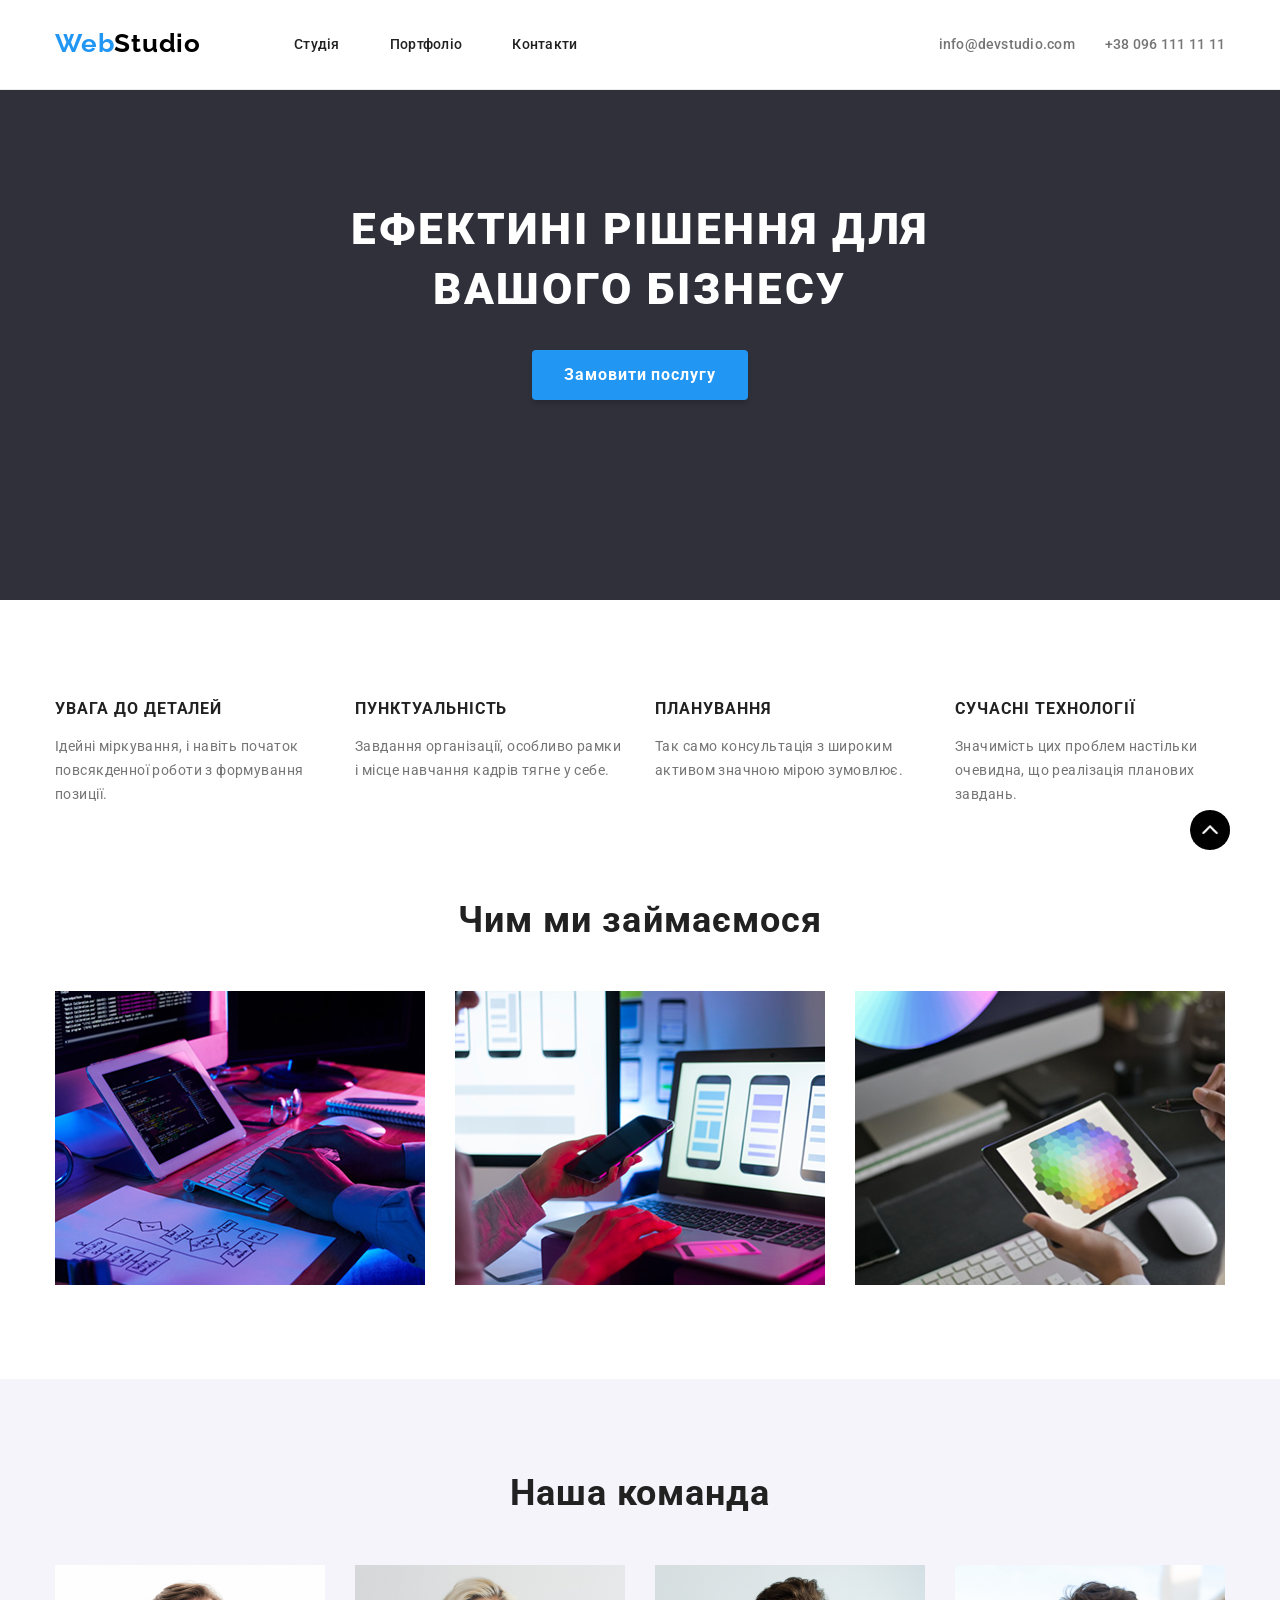
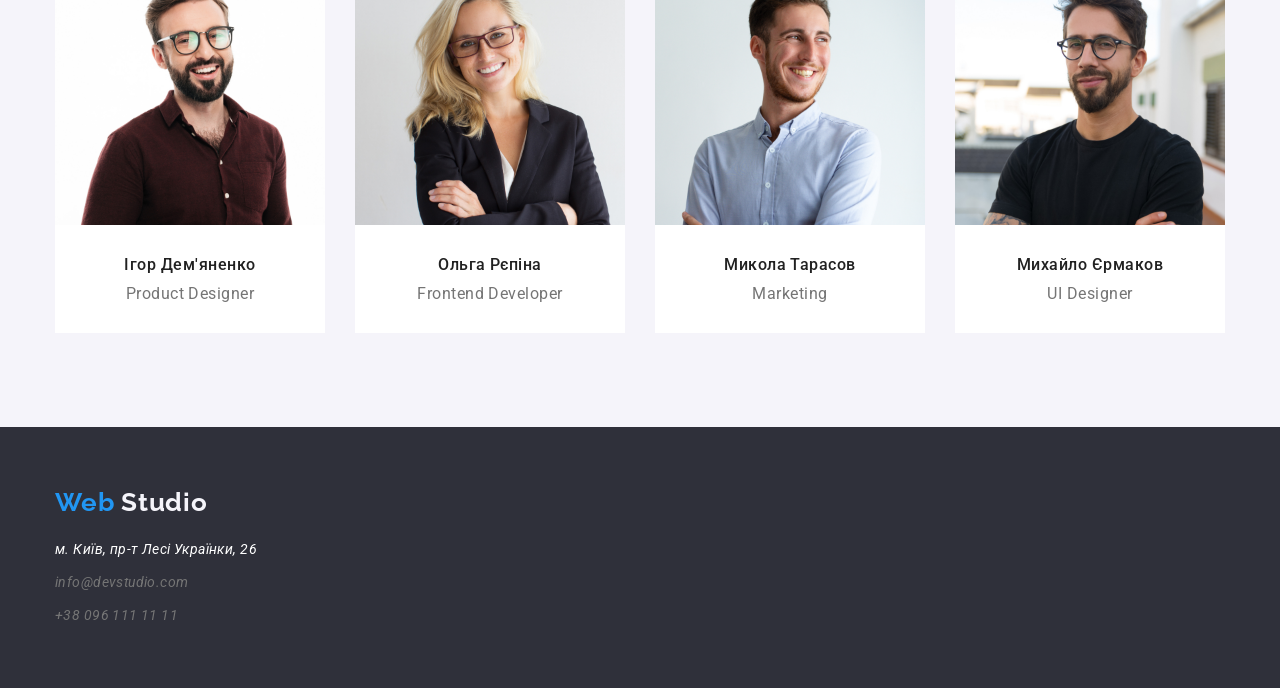
<file: index.html>
<!doctype html>
<html lang="uk">
  <head>
    <meta charset="UTF-8" />
    <meta name="viewport" content="width=device-width, initial-scale=1.0" />

    <title>WebStudio</title>

    <link
      rel="stylesheet"
      href="https://cdnjs.cloudflare.com/ajax/libs/modern-normalize/3.0.1/modern-normalize.min.css"
      integrity="sha512-q6WgHqiHlKyOqslT/lgBgodhd03Wp4BEqKeW6nNtlOY4quzyG3VoQKFrieaCeSnuVseNKRGpGeDU3qPmabCANg=="
      crossorigin="anonymous"
      referrerpolicy="no-referrer"
    />

    <link rel="preconnect" href="https://fonts.googleapis.com" />
    <link rel="preconnect" href="https://fonts.gstatic.com" crossorigin />

    <link
      href="https://fonts.googleapis.com/css2?family=Raleway:ital,wght@0,100..900;1,100..900&family=Roboto:ital,wght@0,100..900;1,100..900&display=swap"
      rel="stylesheet"
    />

    <link rel="stylesheet" href="./Studio/css/reset.css" />
    <link rel="stylesheet" href="./Studio/css/style.css" />
  </head>

  <body>
    <!-- HEADER -->
    <header class="header">
      <div class="container header-wrap">
        <a href="./index.html" class="header-logo">
          Web<span class="logo-accent">Studio</span>
        </a>

        <!-- Desktop / Tablet navigation -->
        <nav class="header-nav">
          <ul class="header-list">
            <li class="header-item">
              <a class="header-link" href="./index.html"> Студія </a>
            </li>

            <li class="header-item">
              <a class="header-link" href="./Portfolio/index.html">
                Портфоліо
              </a>
            </li>

            <li class="header-item">
              <a class="header-link" href="#"> Контакти </a>
            </li>
          </ul>
        </nav>

        <address class="header-contacts">
          <ul class="header-contacts-list">
            <li class="header-mail">
              <a class="header-contact-link" href="mailto:info@devstudio.com">
                info@devstudio.com
              </a>
            </li>

            <li class="header-phone">
              <a class="header-contact-link" href="tel:+380961111111">
                +38 096 111 11 11
              </a>
            </li>
          </ul>
        </address>

        <button
          class="menu-button"
          type="button"
          aria-label="Відкрити меню"
          aria-expanded="false"
          aria-controls="mobile-menu"
        >
          <span class="menu-icon">
            <img src="./Studio/img/menu_40px.png" alt="" />
          </span>
        </button>
      </div>
    </header>

    <!-- MOBILE MENU -->
    <div class="mobile-menu" id="mobile-menu" aria-hidden="true">
      <div class="mobile-menu-container">
        <button class="mobile-menu-close" type="button">
          <span><img src="./Studio/img/close_40px.png" alt="" /></span>
        </button>

        <nav class="mobile-nav">
          <ul class="mobile-nav-list">
            <li class="mobile-nav-item">
              <a class="mobile-nav-link active" href="./index.html"> Студія </a>
            </li>

            <li class="mobile-nav-item">
              <a class="mobile-nav-link" href="./Portfolio/index.html">
                Портфоліо
              </a>
            </li>

            <li class="mobile-nav-item">
              <a class="mobile-nav-link" href="#"> Контакти </a>
            </li>
          </ul>
        </nav>

        <div class="mobile-menu-bottom">
          <address class="mobile-contacts">
            <a class="mobile-phone" href="tel:+380961111111">
              +38 096 111 11 11
            </a>

            <a class="mobile-email" href="mailto:info@devstudio.com">
              info@devstudio.com
            </a>
          </address>

          <ul class="mobile-social-list">
            <li>
              <a href="#" class="mobile-social-link"> Instagram </a>
            </li>

            <li>
              <span class="mobile-social-divider"></span>
            </li>

            <li>
              <a href="#" class="mobile-social-link"> Twitter </a>
            </li>

            <li>
              <span class="mobile-social-divider"></span>
            </li>

            <li>
              <a href="#" class="mobile-social-link"> Facebook </a>
            </li>

            <li>
              <span class="mobile-social-divider"></span>
            </li>

            <li>
              <a href="#" class="mobile-social-link"> LinkedIn </a>
            </li>
          </ul>
        </div>
      </div>
    </div>

    <main>
      <!-- HERO -->
      <section id="qwe" class="hero">
        <div class="container">
          <h1 class="hero-title">ЕФЕКТИНІ РІШЕННЯ ДЛЯ ВАШОГО БІЗНЕСУ</h1>

          <button class="hero-button" type="button">Замовити послугу</button>
        </div>
      </section>

      <!-- INFO -->
      <section class="info">
        <div class="container">
          <ul class="info-all">
            <li class="info-list">
              <h4 class="info-title">УВАГА ДО ДЕТАЛЕЙ</h4>

              <p class="info-text">
                Ідейні міркування, і навіть початок повсякденної роботи з
                формування позиції.
              </p>
            </li>

            <li class="info-list">
              <h4 class="info-title">ПУНКТУАЛЬНІСТЬ</h4>

              <p class="info-text">
                Завдання організації, особливо рамки і місце навчання кадрів
                тягне у себе.
              </p>
            </li>

            <li class="info-list">
              <h4 class="info-title">ПЛАНУВАННЯ</h4>

              <p class="info-text">
                Так само консультація з широким активом значною мірою зумовлює.
              </p>
            </li>

            <li class="info-list">
              <h4 class="info-title">СУЧАСНІ ТЕХНОЛОГІЇ</h4>

              <p class="info-text">
                Значимість цих проблем настільки очевидна, що реалізація
                планових завдань.
              </p>
            </li>
          </ul>
        </div>
      </section>

      <!-- ABOUT -->
      <section class="about">
        <div class="container">
          <h2 class="about-title">Чим ми займаємося</h2>

          <ul class="about-all">
            <li class="about-list">
              <img
                class="about-img"
                src="./Studio/img/img1.jpg"
                alt="Програмування"
              />
            </li>

            <li class="about-list">
              <img
                class="about-img"
                src="./Studio/img/img2.jpg"
                alt="Конспект"
              />
            </li>

            <li class="about-list">
              <img
                class="about-img"
                src="./Studio/img/img3.jpg"
                alt="Теорія кольору"
              />
            </li>
          </ul>
        </div>
      </section>

      <!-- TEAM -->
      <section class="team">
        <div class="container">
          <h2 class="team-title">Наша команда</h2>

          <ul class="team-all">
            <li class="team-list">
              <img
                width="400"
                class="team-img"
                src="./Studio/img/man1.jpg"
                alt="Ігор Дем'яненко"
              />

              <div class="team-content">
                <h3 class="team-subtitle">Ігор Дем'яненко</h3>

                <p class="team-text">Product Designer</p>
              </div>
            </li>

            <li class="team-list">
              <img
                width="400"
                class="team-img"
                src="./Studio/img/man2.jpg"
                alt="Ольга Рєпіна"
              />

              <div class="team-content">
                <h3 class="team-subtitle">Ольга Рєпіна</h3>

                <p class="team-text">Frontend Developer</p>
              </div>
            </li>

            <li class="team-list">
              <img
                width="400"
                class="team-img"
                src="./Studio/img/man3.jpg"
                alt="Микола Тарасов"
              />

              <div class="team-content">
                <h3 class="team-subtitle">Микола Тарасов</h3>

                <p class="team-text">Marketing</p>
              </div>
            </li>

            <li class="team-list">
              <img
                width="400"
                class="team-img"
                src="./Studio/img/man4.jpg"
                alt="Михайло Єрмаков"
              />

              <div class="team-content">
                <h3 class="team-subtitle">Михайло Єрмаков</h3>

                <p class="team-text">UI Designer</p>
              </div>
            </li>
          </ul>
        </div>
      </section>
    </main>

    <footer class="footer">
      <div class="footer-all container">
        <a href="./index.html" class="footer-logo">
          Web<span class="footerlogo-accent"> Studio </span>
        </a>

        <address class="footer-address">
          <ul class="footer-list">
            <li class="footer-item">
              <a
                class="footer-map"
                target="_blank"
                href="https://www.google.com/maps/place/%D0%B1%D1%83%D0%BB.+%D0%9B%D0%B5%D1%81%D0%B8+%D0%A3%D0%BA%D1%80%D0%B0%D0%B8%D0%BD%D0%BA%D0%B8,+26,+%D0%9A%D0%B8%D0%B5%D0%B2,+%D0%A3%D0%BA%D1%80%D0%B0%D0%B8%D0%BD%D0%B0,+02000"
              >
                м. Київ, пр-т Лесі Українки, 26
              </a>
            </li>

            <li class="footer-item">
              <a class="footer-mail" href="mailto:info@devstudio.com">
                info@devstudio.com
              </a>
            </li>

            <li class="footer-item">
              <a class="footer-phone" href="tel:+380961111111">
                +38 096 111 11 11
              </a>
            </li>
          </ul>
        </address>
      </div>
    </footer>

    <a class="scroll" href="#qwe">
      <img class="scroll-icon" src="./Studio/img/arrow.png" alt="arrow" />
    </a>

    <!-- MODAL -->
    <div class="modal-backdrop" aria-hidden="true">
      <div class="modal">
        <button
          class="modal-close"
          type="button"
        >
          <span><img src="./Studio/img/close_40px.png" alt=""></span>
        </button>

        <h2 class="modal-title">Залиште свої дані, ми вам передзвонимо</h2>

        <form class="modal-form">
          <label class="modal-field">
            <span class="modal-label">Ім'я</span>

            <span class="modal-input-wrap"><img class="modal-icon" src="./Studio/img/person-black-18dp.png" alt="">
              <input class="modal-input" type="text" name="name" required />
            </span>
          </label>

          <label class="modal-field">
            <span class="modal-label">Телефон</span>

            <span class="modal-input-wrap"><img class="modal-icon" src="./Studio/img/phone-black-18dp.png" alt="">

              <input class="modal-input" type="tel" name="phone" required />
            </span>
          </label>

          <label class="modal-field">
            <span class="modal-label">Пошта</span>

            <span class="modal-input-wrap"><img class="modal-icon" src="./Studio/img/Vector.png" alt="">

              <input class="modal-input" type="email" name="email" required />
            </span>
          </label>

          <label class="modal-field">
            <span class="modal-label">Коментар</span>

            <textarea
              class="modal-textarea"
              name="comment"
              placeholder="Введіть текст"
            ></textarea>
          </label>

          <label class="modal-checkbox">
            <input type="checkbox" required />

            <span class="modal-checkbox-custom"></span>

            <span class="modal-checkbox-text">
              Погоджуюся з розсилкою і приймаю
              <a href="#">Умови договору</a>
            </span>
          </label>

          <button class="modal-submit" type="submit">Відправити</button>
        </form>
      </div>
    </div>

    <script type="module" src="./mobile.js"></script>
  </body>
</html>
</file>
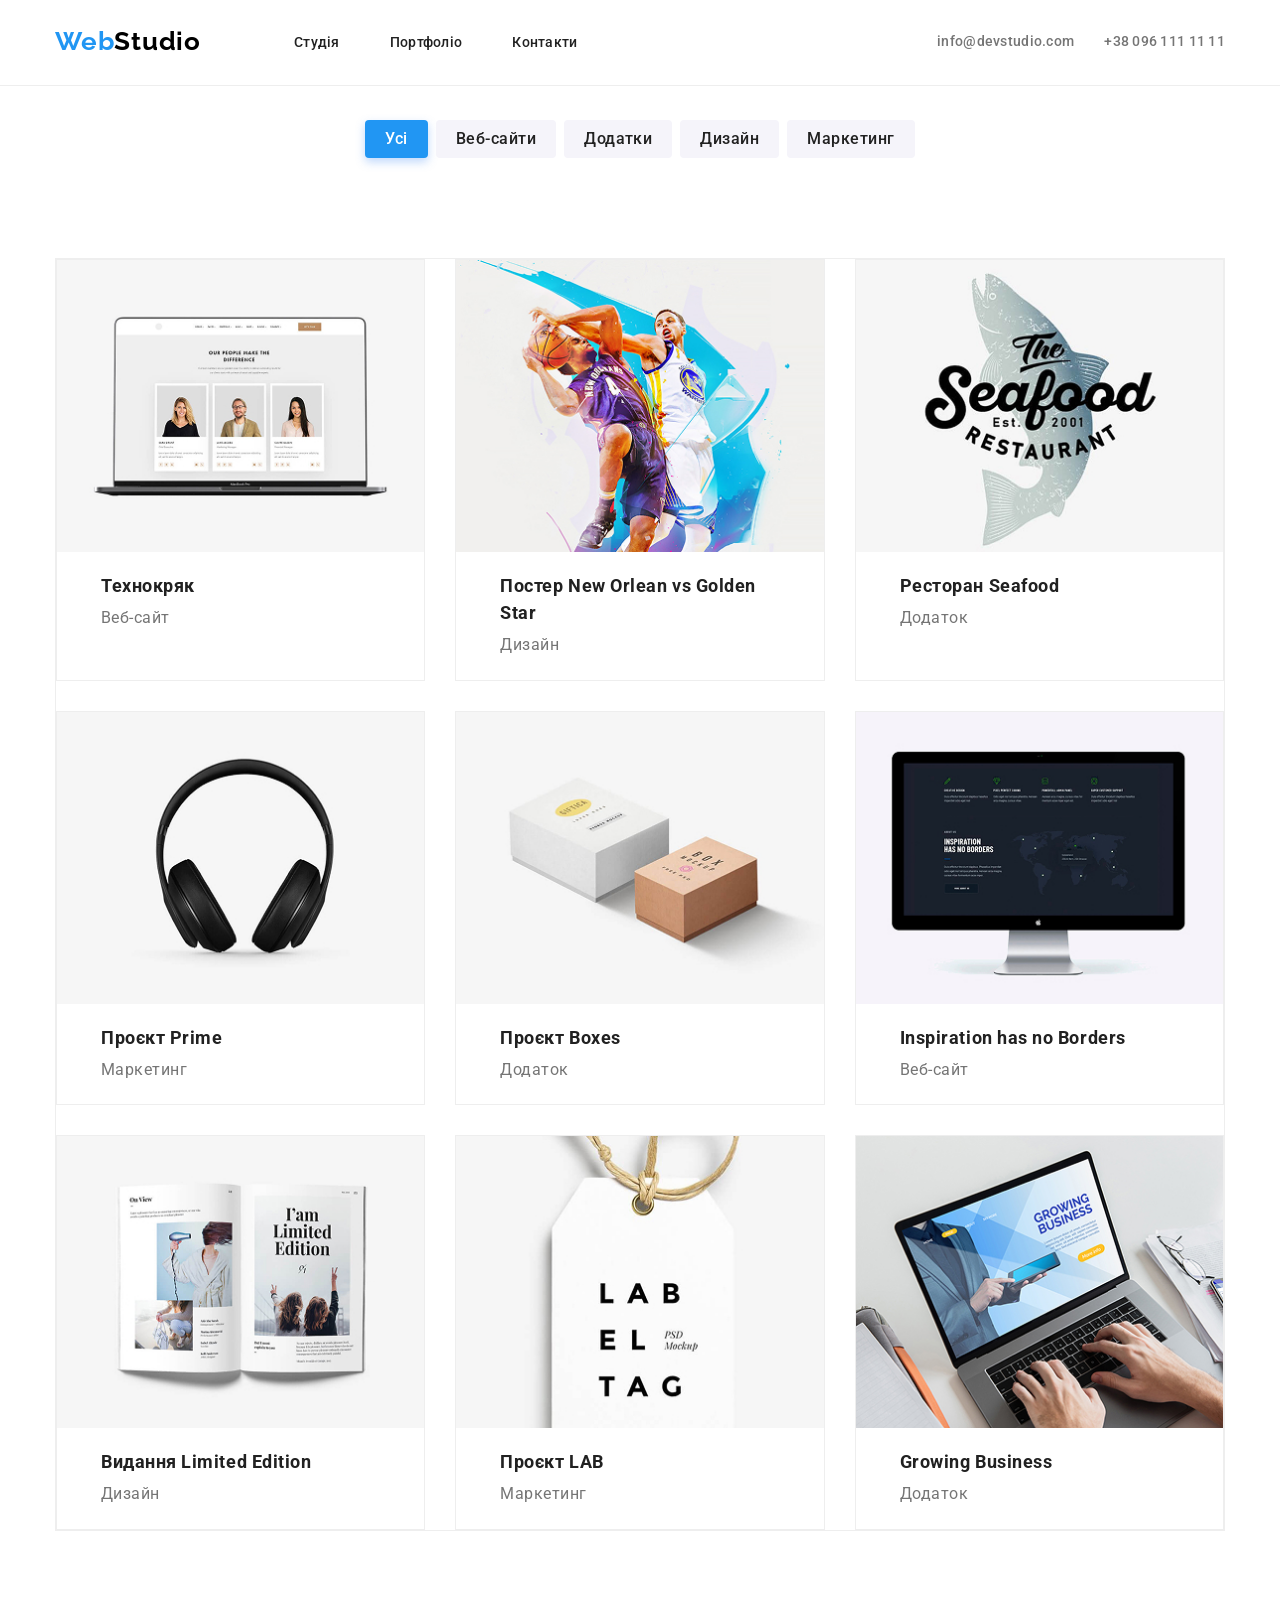
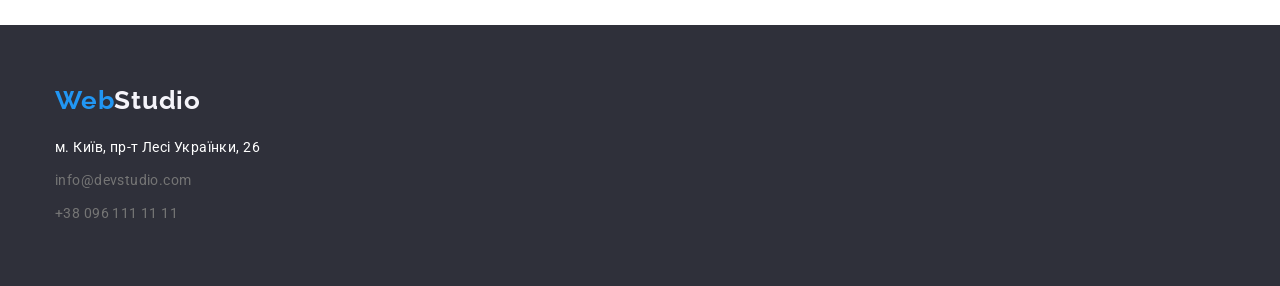
<file: Portfolio/index.html>
<!doctype html>
<html lang="uk">
  <head>
    <meta charset="UTF-8" />

    <meta
      name="viewport"
      content="width=device-width, initial-scale=1.0"
    />

    <link rel="stylesheet" href="./style.css" />

    <link
      rel="stylesheet"
      href="https://cdnjs.cloudflare.com/ajax/libs/modern-normalize/3.0.1/modern-normalize.min.css"
      integrity="sha512-q6WgHqiHlKyOqslT/lgBgodhd03Wp4BEqKeW6nNtlOY4quzyG3VoQKFrieaCeSnuVseNKRGpGeDU3qPmabCANg=="
      crossorigin="anonymous"
      referrerpolicy="no-referrer"
    />

    <title>Портфоліо</title>

    <link rel="preconnect" href="https://fonts.googleapis.com" />
    <link
      rel="preconnect"
      href="https://fonts.gstatic.com"
      crossorigin
    />

    <link
      href="https://fonts.googleapis.com/css2?family=Raleway:ital,wght@0,100..900;1,100..900&family=Roboto:ital,wght@0,100..900;1,100..900&display=swap"
      rel="stylesheet"
    />

    <link rel="stylesheet" href="./css/reset.css" />
    <link rel="stylesheet" href="./css/style.css" />
  </head>

  <body>
    <header class="header">
      <div class="container header-wrap">

        <a
          href="./index.html"
          class="header-logo"
        >
          Web<span class="logo-accent">Studio</span>
        </a>

        <nav class="header-navigation">
          <ul class="header-list">

            <li class="header-item">
              <a
                class="header-link"
                href="../index.html"
              >
                Студія
              </a>
            </li>

            <li class="header-item">
              <a
                class="header-link"
                href="./index.html"
              >
                Портфоліо
              </a>
            </li>

            <li class="header-item">
              <a
                class="header-link"
                href="#"
              >
                Контакти
              </a>
            </li>

          </ul>
        </nav>

        <address class="header-contacts">
          <ul class="header-contacts-list">

            <li class="header-mail">
              <a
                class="header-item"
                href="mailto:info@devstudio.com"
              >
                info@devstudio.com
              </a>
            </li>

            <li class="header-phone">
              <a
                class="header-item"
                href="tel:+380961111111"
              >
                +38 096 111 11 11
              </a>
            </li>

          </ul>
        </address>

        <button
          class="menu-button"
          type="button"
          aria-label="Відкрити меню"
          aria-expanded="false"
          aria-controls="mobile-menu"
        >
          <span class="menu-icon">
            <img
              src="../Studio/img/menu_40px.png"
              alt=""
            />
          </span>
        </button>

      </div>
    </header>

    <div
      class="mobile-menu"
      id="mobile-menu"
      aria-hidden="true"
    >
      <div class="mobile-menu-container">

        <button
          class="mobile-menu-close"
          type="button"
        >
          <span>
            <img
              src="../Studio/img/close_40px.png"
              alt=""
            />
          </span>
        </button>

        <nav class="mobile-nav">
          <ul class="mobile-nav-list">

            <li class="mobile-nav-item">
              <a
                class="mobile-nav-link"
                href="../index.html"
              >
                Студія
              </a>
            </li>

            <li class="mobile-nav-item">
              <a
                class="mobile-nav-link active"
                href="./index.html"
              >
                Портфоліо
              </a>
            </li>

            <li class="mobile-nav-item">
              <a
                class="mobile-nav-link"
                href="#"
              >
                Контакти
              </a>
            </li>

          </ul>
        </nav>

        <div class="mobile-menu-bottom">

          <address class="mobile-contacts">

            <a
              class="mobile-phone"
              href="tel:+380961111111"
            >
              +38 096 111 11 11
            </a>

            <a
              class="mobile-email"
              href="mailto:info@devstudio.com"
            >
              info@devstudio.com
            </a>

          </address>

          <ul class="mobile-social-list">

            <li>
              <a
                href="#"
                class="mobile-social-link"
              >
                Instagram
              </a>
            </li>

            <li>
              <span class="mobile-social-divider"></span>
            </li>

            <li>
              <a
                href="#"
                class="mobile-social-link"
              >
                Twitter
              </a>
            </li>

            <li>
              <span class="mobile-social-divider"></span>
            </li>

            <li>
              <a
                href="#"
                class="mobile-social-link"
              >
                Facebook
              </a>
            </li>

            <li>
              <span class="mobile-social-divider"></span>
            </li>

            <li>
              <a
                href="#"
                class="mobile-social-link"
              >
                LinkedIn
              </a>
            </li>

          </ul>

        </div>
      </div>
    </div>

    <main>

      <section class="tabs">
        <div class="container">

          <nav class="tabs-tab">

            <button
              type="button"
              class="tabs-active"
            >
              Усі
            </button>

            <button
              type="button"
              class="tabs-item"
            >
              Веб-сайти
            </button>

            <button
              type="button"
              class="tabs-item"
            >
              Додатки
            </button>

            <button
              type="button"
              class="tabs-item"
            >
              Дизайн
            </button>

            <button
              type="button"
              class="tabs-item"
            >
              Маркетинг
            </button>

          </nav>

        </div>
      </section>

      <section class="catalog">
        <div class="container">

          <ul class="catalog-list">

            <li class="catalog-item">
              <a
                href="#"
                class="catalog-link"
              >
                <div class="wrapper">

                  <img
                    width="370"
                    class="catalog-img"
                    src="./img/portfolioimg1.jpg"
                    alt="Технокряк"
                  />

                  <p class="over">
                    Ресурс пропонує комплексні пропозиції
                    з різним рівнем функціоналу та сервісів.
                    Все це дозволить відвідувачу отримати
                    вичерпні відомості про компанію чи
                    приватну особу.
                  </p>

                </div>

                <div class="catalog-content">
                  <h3 class="catalog-title">
                    Технокряк
                  </h3>

                  <p class="catalog-text">
                    Веб-сайт
                  </p>
                </div>
              </a>
            </li>

            <li class="catalog-item">
              <a
                href="#"
                class="catalog-link"
              >
                <div class="wrapper">

                  <img
                    width="370"
                    class="catalog-img"
                    src="./img/portfolioimg2.jpg"
                    alt="Постер New Orlean vs Golden Star"
                  />

                  <p class="over">
                    Ресурс пропонує комплексні пропозиції
                    з різним рівнем функціоналу та сервісів.
                    Все це дозволить відвідувачу отримати
                    вичерпні відомості про компанію чи
                    приватну особу.
                  </p>

                </div>

                <div class="catalog-content">
                  <h3 class="catalog-title">
                    Постер New Orlean vs Golden Star
                  </h3>

                  <p class="catalog-text">
                    Дизайн
                  </p>
                </div>
              </a>
            </li>

            <li class="catalog-item">
              <a
                href="#"
                class="catalog-link"
              >
                <div class="wrapper">

                  <img
                    width="370"
                    class="catalog-img"
                    src="./img/portfolioimg3.jpg"
                    alt="Ресторан Seafood"
                  />

                  <p class="over">
                    Ресурс пропонує комплексні пропозиції
                    з різним рівнем функціоналу та сервісів.
                    Все це дозволить відвідувачу отримати
                    вичерпні відомості про компанію чи
                    приватну особу.
                  </p>

                </div>

                <div class="catalog-content">
                  <h3 class="catalog-title">
                    Ресторан Seafood
                  </h3>

                  <p class="catalog-text">
                    Додаток
                  </p>
                </div>
              </a>
            </li>

            <li class="catalog-item">
              <a
                href="#"
                class="catalog-link"
              >
                <div class="wrapper">

                  <img
                    width="370"
                    class="catalog-img"
                    src="./img/portfolioimg4.jpg"
                    alt="Проєкт Prime"
                  />

                  <p class="over">
                    Ресурс пропонує комплексні пропозиції
                    з різним рівнем функціоналу та сервісів.
                    Все це дозволить відвідувачу отримати
                    вичерпні відомості про компанію чи
                    приватну особу.
                  </p>

                </div>

                <div class="catalog-content">
                  <h3 class="catalog-title">
                    Проєкт Prime
                  </h3>

                  <p class="catalog-text">
                    Маркетинг
                  </p>
                </div>
              </a>
            </li>

            <li class="catalog-item">
              <a
                href="#"
                class="catalog-link"
              >
                <div class="wrapper">

                  <img
                    width="370"
                    class="catalog-img"
                    src="./img/portfolioimg5.jpg"
                    alt="Проєкт Boxes"
                  />

                  <p class="over">
                    Ресурс пропонує комплексні пропозиції
                    з різним рівнем функціоналу та сервісів.
                    Все це дозволить відвідувачу отримати
                    вичерпні відомості про компанію чи
                    приватну особу.
                  </p>

                </div>

                <div class="catalog-content">
                  <h3 class="catalog-title">
                    Проєкт Boxes
                  </h3>

                  <p class="catalog-text">
                    Додаток
                  </p>
                </div>
              </a>
            </li>

            <li class="catalog-item">
              <a
                href="#"
                class="catalog-link"
              >
                <div class="wrapper">

                  <img
                    width="370"
                    class="catalog-img"
                    src="./img/portfolioimg6.jpg"
                    alt="Inspiration has no Borders"
                  />

                  <p class="over">
                    Ресурс пропонує комплексні пропозиції
                    з різним рівнем функціоналу та сервісів.
                    Все це дозволить відвідувачу отримати
                    вичерпні відомості про компанію чи
                    приватну особу.
                  </p>

                </div>

                <div class="catalog-content">
                  <h3 class="catalog-title">
                    Inspiration has no Borders
                  </h3>

                  <p class="catalog-text">
                    Веб-сайт
                  </p>
                </div>
              </a>
            </li>

            <li class="catalog-item">
              <a
                href="#"
                class="catalog-link"
              >
                <div class="wrapper">

                  <img
                    width="370"
                    class="catalog-img"
                    src="./img/portfolioimg7.jpg"
                    alt="Видання Limited Edition"
                  />

                  <p class="over">
                    Ресурс пропонує комплексні пропозиції
                    з різним рівнем функціоналу та сервісів.
                    Все це дозволить відвідувачу отримати
                    вичерпні відомості про компанію чи
                    приватну особу.
                  </p>

                </div>

                <div class="catalog-content">
                  <h3 class="catalog-title">
                    Видання Limited Edition
                  </h3>

                  <p class="catalog-text">
                    Дизайн
                  </p>
                </div>
              </a>
            </li>

            <li class="catalog-item">
              <a
                href="#"
                class="catalog-link"
              >
                <div class="wrapper">

                  <img
                    width="370"
                    class="catalog-img"
                    src="./img/portfolioimg8.jpg"
                    alt="Проєкт LAB"
                  />

                  <p class="over">
                    Ресурс пропонує комплексні пропозиції
                    з різним рівнем функціоналу та сервісів.
                    Все це дозволить відвідувачу отримати
                    вичерпні відомості про компанію чи
                    приватну особу.
                  </p>

                </div>

                <div class="catalog-content">
                  <h3 class="catalog-title">
                    Проєкт LAB
                  </h3>

                  <p class="catalog-text">
                    Маркетинг
                  </p>
                </div>
              </a>
            </li>

            <li class="catalog-item">
              <a
                href="#"
                class="catalog-link"
              >
                <div class="wrapper">

                  <img
                    width="370"
                    class="catalog-img"
                    src="./img/portfolioimg9.jpg"
                    alt="Growing Business"
                  />

                  <p class="over">
                    Ресурс пропонує комплексні пропозиції
                    з різним рівнем функціоналу та сервісів.
                    Все це дозволить відвідувачу отримати
                    вичерпні відомості про компанію чи
                    приватну особу.
                  </p>

                </div>

                <div class="catalog-content">
                  <h3 class="catalog-title">
                    Growing Business
                  </h3>

                  <p class="catalog-text">
                    Додаток
                  </p>
                </div>
              </a>
            </li>

          </ul>

        </div>
      </section>

    </main>

    <!-- FOOTER -->
    <footer class="footer">
      <div class="container">

        <a
          href="./index.html"
          class="footer-logo"
        >
          Web<span class="footerlogo-accent">Studio</span>
        </a>

        <address class="footer-address">

          <ul class="footer-list">

            <li class="footer-item">
              <a
                class="footer-map"
                target="_blank"
                href="https://www.google.com/maps/place/%D0%B1%D1%83%D0%BB.+%D0%9B%D0%B5%D1%81%D0%B8+%D0%A3%D0%BA%D1%80%D0%B0%D0%B8%D0%BD%D0%BA%D0%B8,+26,+%D0%9A%D0%B8%D0%B5%D0%B2,+%D0%A3%D0%BA%D1%80%D0%B0%D0%B8%D0%BD%D0%B0,+02000/@50.4265841,30.5358109,17z/data=!3m1!4b1!4m6!3m5!1s0x40d4cf0e033ecbe9:0x57a4dffefec77da0!8m2!3d50.4265807!4d30.5383858!16s%2Fg%2F1tctq5jv?authuser=0&entry=ttu&g_ep=EgoyMDI2MDQwOC4wIKXMDSoASAFQAw%3D%3D"
              >
                м. Київ, пр-т Лесі Українки, 26
              </a>
            </li>

            <li class="footer-item">
              <a
                class="footer-mail"
                href="mailto:info@devstudio.com"
              >
                info@devstudio.com
              </a>
            </li>

            <li class="footer-item">
              <a
                class="footer-phone"
                href="tel:+380961111111"
              >
                +38 096 111 11 11
              </a>
            </li>

          </ul>

        </address>

      </div>
    </footer>

    <!-- MODAL -->
    <div class="modal-backdrop" aria-hidden="true">
      <div class="modal">
        <button
          class="modal-close"
          type="button"
        >
          <span><img src="../Studio/img/close_40px.png" alt=""></span>
        </button>

        <h2 class="modal-title">Залиште свої дані, ми вам передзвонимо</h2>

        <form class="modal-form">
          <label class="modal-field">
            <span class="modal-label">Ім'я</span>

            <span class="modal-input-wrap"><img class="modal-icon" src="./img/person-black-18dp.png" alt="">
              <input class="modal-input" type="text" name="name" required />
            </span>
          </label>

          <label class="modal-field">
            <span class="modal-label">Телефон</span>

            <span class="modal-input-wrap"><img class="modal-icon" src="./img/phone-black-18dp.png" alt="">

              <input class="modal-input" type="tel" name="phone" required />
            </span>
          </label>

          <label class="modal-field">
            <span class="modal-label">Пошта</span>

            <span class="modal-input-wrap"><img class="modal-icon" src="./img/Vector.png" alt="">

              <input class="modal-input" type="email" name="email" required />
            </span>
          </label>

          <label class="modal-field">
            <span class="modal-label">Коментар</span>

            <textarea
              class="modal-textarea"
              name="comment"
              placeholder="Введіть текст"
            ></textarea>
          </label>

          <label class="modal-checkbox">
            <input type="checkbox" required />

            <span class="modal-checkbox-custom"></span>

            <span class="modal-checkbox-text">
              Погоджуюся з розсилкою і приймаю
              <a href="#">Умови договору</a>
            </span>
          </label>

          <button class="modal-submit" type="submit">Відправити</button>
        </form>
      </div>
    </div>

    <script
      type="module"
      src="./mobile.js"
    ></script>

  </body>
</html>
</file>
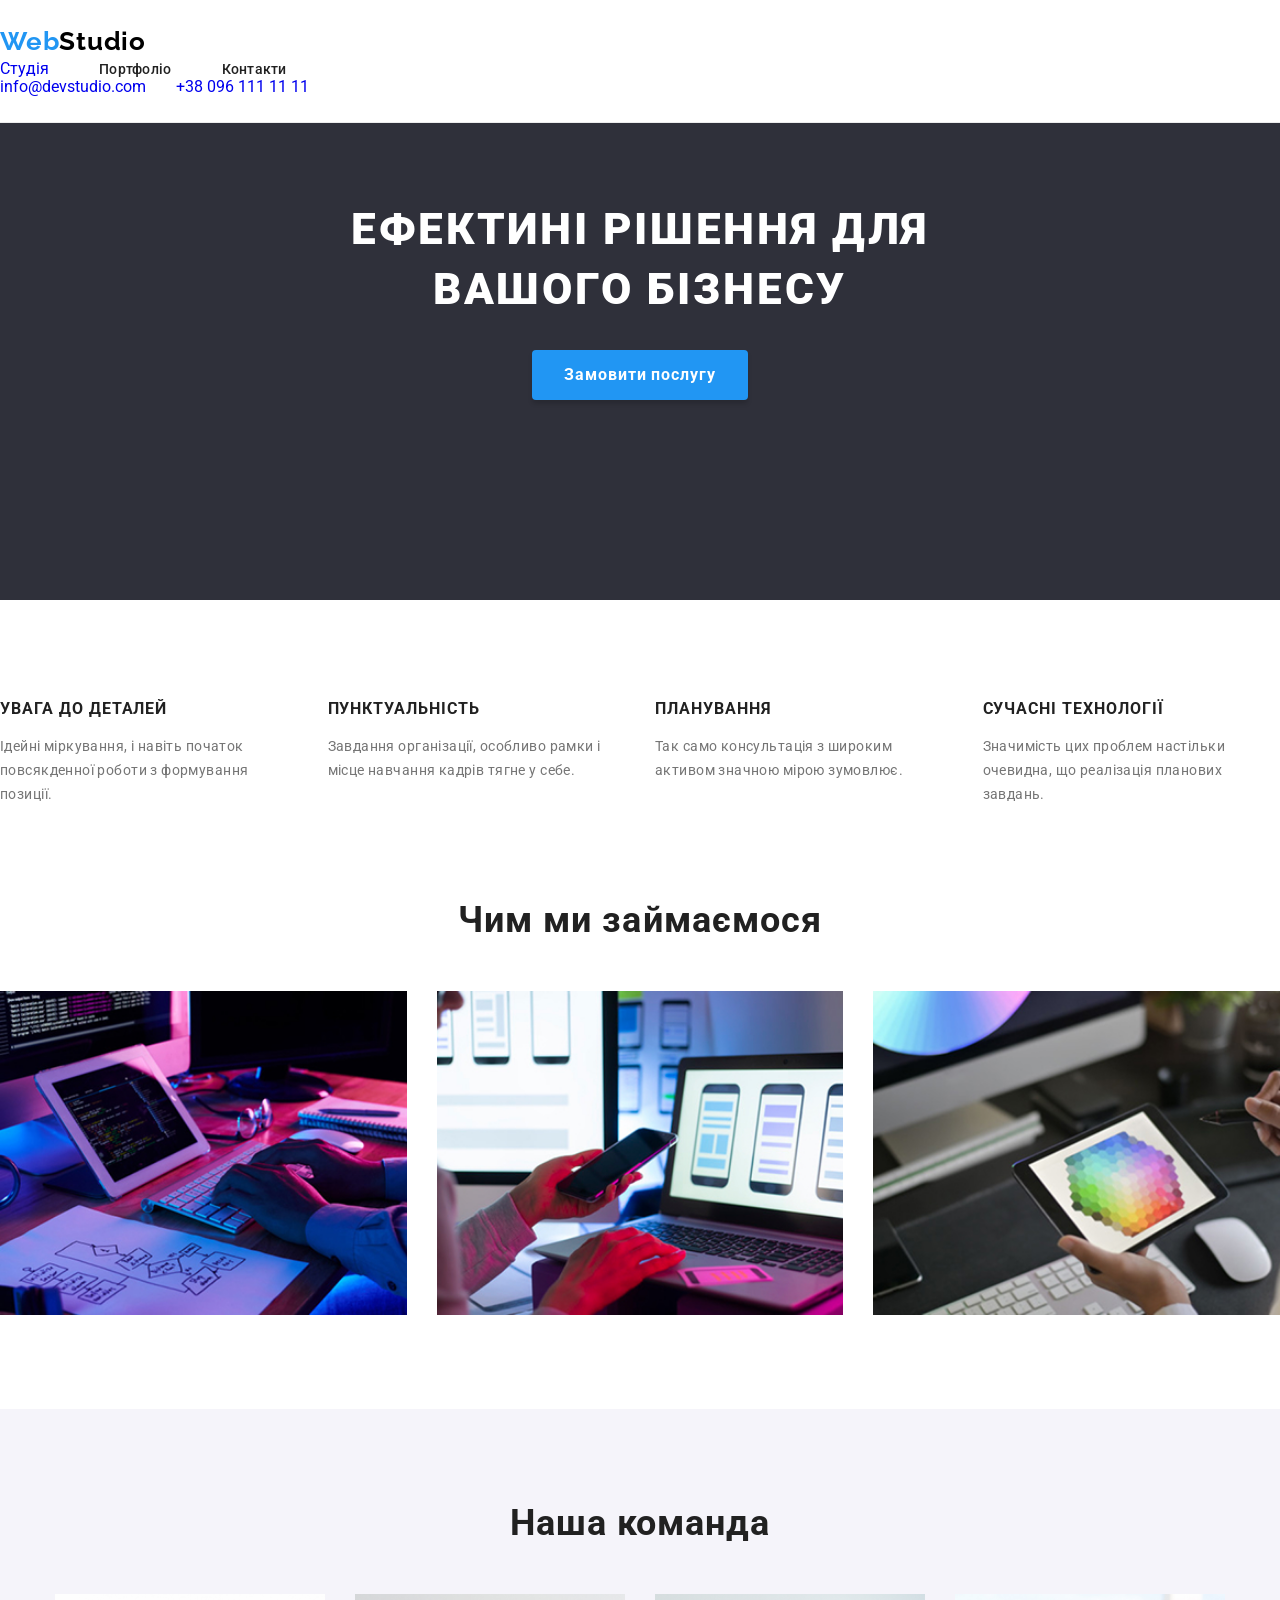
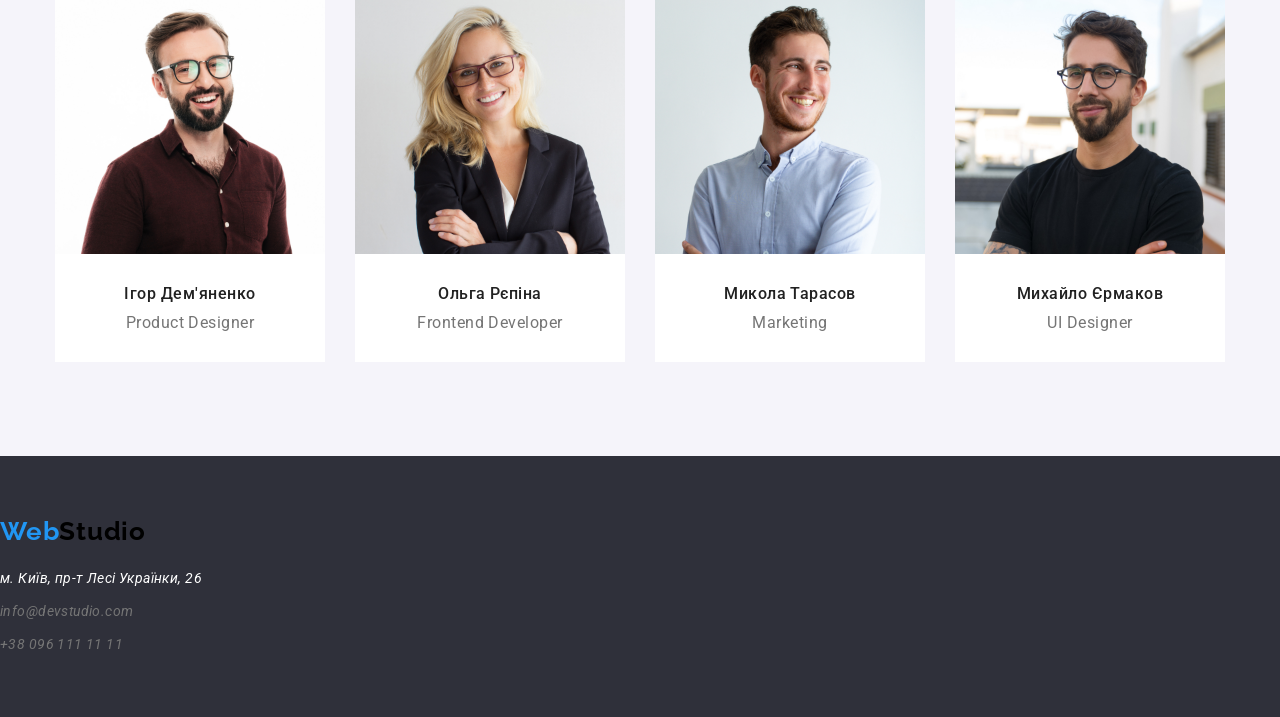
<file: Studio/index.html>
<!doctype html>
<html lang="uk">
  <head>
    <meta charset="UTF-8" />
    <meta name="viewport" content="width=device-width, initial-scale=1.0" />
    <title>WebStudio</title>
    <link
      rel="stylesheet"
      href="https://cdnjs.cloudflare.com/ajax/libs/modern-normalize/3.0.1/modern-normalize.min.css"
      integrity="sha512-q6WgHqiHlKyOqslT/lgBgodhd03Wp4BEqKeW6nNtlOY4quzyG3VoQKFrieaCeSnuVseNKRGpGeDU3qPmabCANg=="
      crossorigin="anonymous"
      referrerpolicy="no-referrer"
    />
    <link rel="preconnect" href="https://fonts.googleapis.com" />
    <link rel="preconnect" href="https://fonts.gstatic.com" crossorigin />
    <link
      href="https://fonts.googleapis.com/css2?family=Raleway:ital,wght@0,100..900;1,100..900&family=Roboto:ital,wght@0,100..900;1,100..900&display=swap"
      rel="stylesheet"
    />
    <link rel="stylesheet" href="./css/reset.css">
    <link rel="stylesheet" href="./css/style.css" />
  </head>

  <body>
    <header class="header">
      <a href="./index.html" class="header-logo"
        >Web<span class="logo-accent">Studio</span></a
      >
      <nav class="header-navigation">
        <ul class="header-list">
          <li class="header-item">
            <a class="header-link-active" href="./index.html">Студія</a>
          </li>
          <li class="header-item">
            <a class="header-link" href="../Portfolio/index.html">Портфоліо</a>
          </li>
          <li class="header-item">
            <a class="header-link" href="#">Контакти</a>
          </li>
        </ul>
      </nav>
      <address class="header-contacts">
        <ul class="header-contacts-list">
          <li class="header-mail">
            <a class="header-itemm" href="mailto:info@devstudio.com"
              >info@devstudio.com</a
            >
          </li>
          <li class="header-phone">
            <a class="header-itemp" href="tel:+380961111111"
              >+38 096 111 11 11</a
            >
          </li>
        </ul>
      </address>
    </header>
    <main>
      <section class="hero">
        <h1 class="hero-title">
          ЕФЕКТИНІ РІШЕННЯ ДЛЯ <br />
          ВАШОГО БІЗНЕСУ
        </h1>
        <button class="hero-button" type="button">Замовити послугу</button>
      </section>
      <section class="info">
        <ul class="info-all">
          <li class="info-list">
            <h4 class="info-title">УВАГА ДО ДЕТАЛЕЙ</h4>
            <p class="info-text">
              Ідейні міркування, і навіть початок повсякденної роботи з
              формування позиції.
            </p>
          </li>
          <li class="info-list">
            <h4 class="info-title">ПУНКТУАЛЬНІСТЬ</h4>
            <p class="info-text">
              Завдання організації, особливо рамки і місце навчання кадрів тягне
              у себе.
            </p>
          </li>
          <li class="info-list">
            <h4 class="info-title">ПЛАНУВАННЯ</h4>
            <p class="info-text">
              Так само консультація з широким активом значною мірою зумовлює.
            </p>
          </li>
          <li class="info-list">
            <h4 class="info-title">СУЧАСНІ ТЕХНОЛОГІЇ</h4>
            <p class="info-text">
              Значимість цих проблем настільки очевидна, що реалізація планових
              завдань.
            </p>
          </li>
        </ul>
      </section>

      <section class="about">
        <h2 class="about-title">Чим ми займаємося</h2>
        <ul class="about-all">
          <li class="about-list">
            <img class="about-img" src="./img/img1.jpg" alt="Програмування" />
          </li>
          <li class="about-list">
            <img class="about-img" src="./img/img2.jpg" alt="Конспект" />
          </li>
          <li class="about-list">
            <img class="about-img" src="./img/img3.jpg" alt="Теорія кольору" />
          </li>
        </ul>
      </section>

      <section class="team">
        <h2 class="team-title">Наша команда</h2>
        <ul class="team-all">
          <li class="team-list">
            <img
              width="400"
              class="team-img"
              src="./img/man1.jpg"
              alt="Ігор Дем'яненко"
            />
            <h3 class="team-subtitle">Ігор Дем'яненко</h3>
            <p class="team-text">Product Designer</p>
          </li>
          <li class="team-list">
            <img
              width="400"
              class="team-img"
              src="./img/man2.jpg"
              alt="Ольга Рєпіна"
            />
            <h3 class="team-subtitle">Ольга Рєпіна</h3>
            <p class="team-text">Frontend Developer</p>
          </li>
          <li class="team-list">
            <img
              width="400"
              class="team-img"
              src="./img/man3.jpg"
              alt="Микола Тарасов"
            />
            <h3 class="team-subtitle">Микола Тарасов</h3>
            <p class="team-text">Marketing</p>
          </li>
          <li class="team-list">
            <img
              width="400"
              class="team-img"
              src="./img/man4.jpg"
              alt="Михайло Єрмаков"
            />
            <h3 class="team-subtitle">Михайло Єрмаков</h3>
            <p class="team-text">UI Designer</p>
          </li>
        </ul>
      </section>
    </main>
    <footer class="footer">
      <a href="./index.html" class="footer-logo"
        >Web<span class="logo-accent">Studio</span></a
      >
      <address class="footer-address">
        <ul class="footer-list">
          <li class="footer-item">
            <a
              class="footer-map"
              target="_blank"
              href="https://www.google.com/maps/place/%D0%B1%D1%83%D0%BB.+%D0%9B%D0%B5%D1%81%D0%B8+%D0%A3%D0%BA%D1%80%D0%B0%D0%B8%D0%BD%D0%BA%D0%B8,+26,+%D0%9A%D0%B8%D0%B5%D0%B2,+%D0%A3%D0%BA%D1%80%D0%B0%D0%B8%D0%BD%D0%B0,+02000/@50.4265841,30.5358109,17z/data=!3m1!4b1!4m6!3m5!1s0x40d4cf0e033ecbe9:0x57a4dffefec77da0!8m2!3d50.4265807!4d30.5383858!16s%2Fg%2F1tctq5jv?authuser=0&entry=ttu&g_ep=EgoyMDI2MDQwOC4wIKXMDSoASAFQAw%3D%3D"
              >м. Київ, пр-т Лесі Українки, 26</a
            >
          </li>
          <li class="footer-item">
            <a class="footer-mail" href="mailto:info@devstudio.com"
              >info@devstudio.com</a
            >
          </li>
          <li class="footer-item">
            <a class="footer-phone" href="tel:+380961111111"
              >+38 096 111 11 11</a
            >
          </li>
        </ul>
      </address>
    </footer>
  </body>
</html>
</file>
<file: Studio/css/style.css>
:root {
  --primary-color: #ffffff;
  --secondary-color: #2196f3;
  --title-color: #212121;
  --text-color: #757575;
  --logo-color: #000000;
  --BG1-color: #2f303a;
  --BG2-color: #f5f4fa;
  --border-color: #ececec;
}

html {
  scroll-behavior: smooth;
}

* {
  box-sizing: border-box;
}

html,
body {
  max-width: 100%;
  overflow-x: hidden;
}

body {
  margin: 0;
  font-family: "Roboto", sans-serif;
  color: var(--title-color);
}

body.mobile-menu-open {
  overflow: hidden;
}

img {
  display: block;
  max-width: 100%;
  height: auto;
}

button,
a {
  -webkit-tap-highlight-color: transparent;
}

.container {
  width: 100%;
  max-width: 100%;
  margin: 0 auto;
  padding: 0 15px;
}

/* header */

.header {
  position: fixed;
  top: 0;
  left: 0;
  width: 100%;
  padding-top: 10px;
  padding-bottom: 10px;
  background-color: var(--primary-color);
  border-bottom: 1px solid var(--border-color);
  z-index: 100;
}

.header-wrap {
  display: flex;
  align-items: center;
  min-height: 40px;
}

.header-logo {
  display: inline-block;
  font-family: "Raleway", sans-serif;
  color: var(--secondary-color);
  font-size: 24px;
  font-weight: 700;
  line-height: 1.38;
  letter-spacing: 0.78px;
  text-decoration: none;

  animation-name: header-logo;
  animation-duration: 3000ms;
  animation-iteration-count: infinite;
  animation-direction: alternate;
  animation-timing-function: ease;
}

@keyframes header-logo {
  0% {
    transform: scale(0.7);
  }

  100% {
    transform: scale(1.1);
  }
}

.logo-accent {
  color: var(--logo-color);
}

.header-nav {
  display: none;
}

.header-list {
  display: flex;
  align-items: center;
  gap: 50px;
  margin: 0;
  padding: 0;
  list-style: none;
}

.header-item {
  position: relative;
}

.header-link {
  color: var(--title-color);
  font-family: "Roboto", sans-serif;
  font-size: 14px;
  font-weight: 500;
  line-height: 1.14;
  letter-spacing: 0.28px;
  text-decoration: none;
  transition: color 250ms ease;
}

.header-link:hover,
.header-link:focus {
  color: var(--secondary-color);
}

.header-item::after {
  content: "";
  display: block;
  position: absolute;
  left: 0;
  bottom: -35.5px;
  width: 100%;
  height: 4px;
  background-color: var(--secondary-color);
  border-radius: 2px;
  opacity: 0;
  transition: opacity 250ms ease;
}

.header-item:hover::after,
.header-item:focus-within::after {
  opacity: 1;
}

.header-contacts {
  display: none;
  margin-left: auto;
  font-style: normal;
}

.header-contacts-list {
  display: flex;
  align-items: center;
  gap: 30px;
  margin: 0;
  padding: 0;
  list-style: none;
}

.header-contact-link {
  color: var(--text-color);
  font-size: 14px;
  font-weight: 500;
  line-height: 1.14;
  letter-spacing: 0.24px;
  text-decoration: none;
  transition: color 250ms ease;
}

.header-contact-link:hover,
.header-contact-link:focus {
  color: var(--secondary-color);
}

/* burger menu */

.menu-button {
  margin-left: auto;
  border: none;
  background-color: transparent;
}

/* menu */

.mobile-menu {
  position: fixed;
  inset: 0;
  width: 100%;
  height: 100dvh;
  background-color: var(--primary-color);
  z-index: 200;

  visibility: hidden;
  opacity: 0;
  pointer-events: none;

  transform: translateX(100%);

  transition:
    transform 350ms ease,
    opacity 350ms ease,
    visibility 350ms ease;
}

.mobile-menu.is-open {
  visibility: visible;
  opacity: 1;
  pointer-events: auto;
  transform: translateX(0);
}

.mobile-menu-container {
  position: relative;
  display: flex;
  flex-direction: column;
  width: 100%;
  height: 100%;
  padding: 32px 40px 40px;
}

/* Close button */

.mobile-menu-close {
  position: absolute;
  top: 24px;
  right: 24px;
  display: flex;
  justify-content: center;
  align-items: center;
  width: 40px;
  height: 40px;
  padding: 0;
  border: none;
  background-color: transparent;
}

.mobile-menu-close span {
  position: absolute;
  width: 40px;
  height: 40px;
}

.mobile-nav {
  margin: 0;
  padding-top: 10px;
}

.mobile-nav-list {
  display: flex;
  flex-direction: column;
  gap: 32px;
  margin: 0;
  padding: 0;
  list-style: none;
}

.mobile-nav-link {
  display: inline-block;
  color: var(--title-color);
  font-size: 40px;
  font-weight: 500;
  line-height: 1.18;
  letter-spacing: 0.8px;
  text-decoration: none;
  font-family: Roboto;

  transition:
    color 200ms ease,
    transform 200ms ease;
}

.mobile-nav-link:hover,
.mobile-nav-link:focus,
.mobile-nav-link.active {
  color: var(--secondary-color);
}

.mobile-nav-link:hover {
  transform: translateX(5px);
}

.mobile-menu-bottom {
  margin-top: auto;
}

.mobile-contacts {
  display: flex;
  flex-direction: column;
  gap: 32px;
  margin-bottom: 64px;
  font-style: normal;
}

.mobile-phone {
  color: var(--secondary-color);
  font-family: Roboto;
  font-size: 34px;
  font-weight: 500;
  letter-spacing: 0.68px;
}

.mobile-email {
  color: var(--text-color);
  font-family: Roboto;
  font-size: 24px;
  font-weight: 500;
  letter-spacing: 0.48px;
}

.mobile-social-list {
  display: flex;
  flex-wrap: wrap;
  align-items: center;
  gap: 8px;
  margin: 0;
  padding: 0;
  list-style: none;
}

.mobile-social-link {
  color: var(--secondary-color);
  font-family: Roboto;
  font-size: 18px;
  font-style: normal;
  font-weight: 500;
  line-height: 22px;
  letter-spacing: 0.36px;
}

.mobile-social-divider {
  display: block;
  width: 1px;
  height: 18px;
  background-color: var(--border-color);
}

.hero {
  padding-top: 118px;
  padding-bottom: 118px;
  background-color: var(--BG1-color);
  text-align: center;
}

.hero-title {
  display: flex;
  justify-content: center;
  align-items: center;
  width: 100%;
  margin: 0 auto 30px;
  color: var(--primary-color);
  font-size: 26px;
  font-weight: 900;
  line-height: 1.62;
  letter-spacing: 1.56px;
  text-align: center;
  text-transform: uppercase;

  animation-name: hero-title;
  animation-duration: 1000ms;
  animation-timing-function: ease-out;
}

@keyframes hero-title {
  0% {
    opacity: 0;
    transform: translateX(-150px);
  }

  100% {
    opacity: 1;
    transform: translateX(0);
  }
}

.hero-button {
  min-width: 200px;
  height: 50px;
  padding: 10px 32px;
  border: none;
  border-radius: 4px;
  background-color: var(--secondary-color);
  box-shadow: 0 4px 4px rgba(0, 0, 0, 0.15);
  color: var(--primary-color);
  font-size: 16px;
  font-weight: 700;
  line-height: 1.87;
  letter-spacing: 0.96px;
  cursor: pointer;

  animation-name: hero-button;
  animation-duration: 1000ms;
  animation-timing-function: ease-out;
}

@keyframes hero-button {
  0% {
    opacity: 0;
    transform: translateX(150px);
  }

  100% {
    opacity: 1;
    transform: translateX(0);
  }
}

.info {
  padding-top: 60px;
  padding-bottom: 60px;
}

.info-all {
  display: flex;
  flex-direction: column;
  gap: 30px;
  margin: 0;
  padding: 0;
  list-style: none;
}

.info-list {
  width: 100%;
}

.info-title {
  margin: 0 0 10px;
  color: var(--title-color);
  font-size: 14px;
  font-weight: 700;
  line-height: 1.14;
  letter-spacing: 0.42px;
  text-align: center;
  text-transform: uppercase;
}

.info-text {
  margin: 0;
  color: var(--text-color);
  font-size: 14px;
  font-weight: 400;
  line-height: 24px;
  letter-spacing: 0.42px;
}

.about {
  display: none;
  padding-bottom: 94px;
}

.about-title {
  margin: 0 0 50px;
  color: var(--title-color);
  font-size: 36px;
  font-weight: 700;
  line-height: 1.16;
  letter-spacing: 1.08px;
  text-align: center;
}

.about-all {
  display: flex;
  gap: 30px;
  margin: 0;
  padding: 0;
  list-style: none;
}

.about-list {
  width: calc((100% - 60px) / 3);
}

.about-img {
  width: 100%;
}

.team {
  padding-top: 60px;
  padding-bottom: 60px;
  background-color: var(--BG2-color);
  text-align: center;
}

.team-title {
  margin: 0 0 30px;
  color: var(--title-color);
  font-size: 28px;
  font-weight: 700;
  line-height: 1.16;
  letter-spacing: 0.84px;
  text-align: center;
}

.team-all {
  display: flex;
  flex-direction: column;
  align-items: center;
  gap: 30px;
  margin: 0;
  padding: 0;
  list-style: none;
}

.team-list {
  width: 100%;
  max-width: 450px;
  padding-bottom: 24px;
  background-color: var(--primary-color);
  text-align: center;
}

.team-img {
  width: 100%;
  margin-bottom: 30px;
}

.team-content {
  padding: 0 10px;
}

.team-subtitle {
  margin: 0 0 10px;
  color: var(--title-color);
  font-size: 16px;
  font-weight: 500;
  line-height: 1.19;
  letter-spacing: 0.48px;
}

.team-text {
  margin: 0;
  color: var(--text-color);
  font-size: 16px;
  font-weight: 400;
  line-height: 1.19;
  letter-spacing: 0.48px;
}

.footer {
  padding-top: 60px;
  padding-bottom: 60px;
  background-color: var(--BG1-color);
}

.footer-all {
  display: flex;
  flex-direction: column;
}

.footer-logo {
  display: inline-block;
  margin-bottom: 20px;
  color: var(--secondary-color);
  font-family: "Raleway", sans-serif;
  font-size: 26px;
  font-weight: 700;
  line-height: 1.19;
  letter-spacing: 0.78px;
  text-decoration: none;
}

.footerlogo-accent {
  color: var(--BG2-color);
}

.footer-list {
  display: flex;
  flex-direction: column;
  gap: 9px;
  margin: 0;
  padding: 0;
  list-style: none;
}

.footer-map,
.footer-mail,
.footer-phone {
  font-size: 14px;
  font-weight: 400;
  line-height: 1.71;
  letter-spacing: 0.42px;
  text-decoration: none;
}

.footer-map {
  color: var(--primary-color);
}

.footer-mail,
.footer-phone {
  color: var(--text-color);
}

.footer-map:hover,
.footer-mail:hover,
.footer-phone:hover {
  color: var(--secondary-color);
}

.scroll {
  position: fixed;
  right: 20px;
  bottom: 20px;
  display: flex;
  justify-content: center;
  align-items: center;
  width: 40px;
  height: 40px;
  border-radius: 50%;
  background-color: #000;
  transform: rotate(-90deg);
  z-index: 50;
}

.scroll-icon {
  width: 20px;
  height: 20px;
}

@media screen and (min-width: 480px) {
  .container {
    max-width: 480px;
  }

  .hero-title {
    width: 360px;
    margin-right: auto;
    margin-left: auto;
    font-size: 26px;
    line-height: 42px;
  }

  .mobile-menu-container {
    padding-right: 50px;
    padding-left: 50px;
  }

  .mobile-nav-link {
    font-size: 34px;
  }

  .mobile-phone {
    font-size: 30px;
  }
}

@media screen and (min-width: 480px) and (max-width: 767.98px) {
  .mobile-menu-container {
    padding-top: 36px;
    padding-bottom: 44px;
  }

  .mobile-nav-list {
    gap: 36px;
  }

  .mobile-nav-link {
    font-size: 40px;
  }
}

@media screen and (min-width: 768px) {
  .container {
    max-width: 768px;
  }

  .menu-button {
    display: none;
  }

  .mobile-menu {
    display: none;
  }

  .header {
    padding-top: 21px;
    padding-bottom: 21px;
  }

  .header-nav {
    display: block;
  }

  .header-logo {
    margin-right: 87px;
  }

  .header-contacts {
    display: block;
  }

  .header-contacts-list {
    flex-direction: column;
    align-items: flex-start;
    gap: 10px;
  }

  .hero {
    padding-top: 218px;
  }

  .info-all {
    flex-direction: row;
    flex-wrap: wrap;
  }

  .info-list {
    flex-basis: calc((100% - 30px) / 2);
  }

  .info-title {
    text-align: left;
    font-size: 16px;
    line-height: 30px;
    letter-spacing: 0.96px;
  }

  .info-text {
    max-width: 354px;
  }

  .team-all {
    flex-direction: row;
    flex-wrap: wrap;
    justify-content: center;
  }

  .team-list {
    width: calc((100% - 30px) / 2);
    max-width: 354px;
  }

  .footer-all {
    align-items: flex-start;
  }
}

@media screen and (min-width: 1200px) {
  .container {
    max-width: 1200px;
  }

  .header {
    padding-top: 24px;
    padding-bottom: 25px;
  }

  .header-logo {
    margin-right: 93px;
    font-size: 26px;
  }

  .header-contacts-list {
    flex-direction: row;
    align-items: center;
    gap: 30px;
  }

  .hero {
    padding-top: 200px;
    padding-bottom: 200px;
  }

  .hero-title {
    width: 696px;
    font-size: 44px;
    line-height: 1.36;
    letter-spacing: 2.64px;
  }

  .hero-button {
    min-width: 216px;
  }

  .info {
    padding-top: 94px;
    padding-bottom: 94px;
  }

  .info-all {
    flex-wrap: nowrap;
  }

  .info-list {
    flex-basis: calc((100% - 90px) / 4);
  }

  .info-title {
    text-align: left;
  }

  .info-text {
    max-width: 100%;
  }

  .about {
    display: block;
  }

  .team {
    padding-top: 94px;
    padding-bottom: 94px;
  }

  .team-title {
    font-size: 36px;
    margin-bottom: 50px;
  }

  .team-list {
    width: calc((100% - 90px) / 4);
    max-width: 270px;
    padding-bottom: 30px;
  }

  .scroll {
    right: 50px;
    bottom: 50px;
  }
}

.modal-backdrop {
  position: fixed;
  inset: 0;
  z-index: 1000;

  display: flex;
  justify-content: center;
  align-items: center;

  width: 100%;
  height: 100%;

  padding: 20px;

  background-color: rgba(0, 0, 0, 0.5);

  opacity: 0;
  visibility: hidden;
  pointer-events: none;

  transition:
    opacity 250ms ease,
    visibility 250ms ease;
}

.modal-backdrop.is-open {
  opacity: 1;
  visibility: visible;
  pointer-events: auto;
}

.modal {
  position: relative;

  width: 100%;
  max-width: 528px;

  max-height: calc(100dvh - 40px);
  overflow-y: auto;

  padding: 40px;

  background-color: var(--primary-color);
  border-radius: 4px;

  box-shadow:
    0 2px 1px rgba(0, 0, 0, 0.2),
    0 1px 3px rgba(0, 0, 0, 0.12),
    0 1px 8px rgba(0, 0, 0, 0.14);

  transform: scale(0.9);
  transition: transform 250ms ease;
}

.modal-backdrop.is-open .modal {
  transform: scale(1);
}

/* Close button */

.modal-close {
  position: absolute;
  top: 8px;
  right: 8px;

  display: flex;
  justify-content: center;
  align-items: center;

  width: 30px;
  height: 30px;

  border: 1px solid rgba(0, 0, 0, 0.1);
  border-radius: 50%;

  background-color: var(--primary-color);

  transition:
    background-color 250ms ease,
    border-color 250ms ease;
}

.modal-close img {
  width: 18px;
  height: 18px;
}

/* Title */

.modal-title {
  margin: 0 0 12px;

  color: var(--title-color);

  font-size: 20px;
  font-weight: 700;
  line-height: 1.15;

  text-align: center;

  font-family: Roboto;
  letter-spacing: 0.6px;
}

/* Form */

.modal-form {
  display: flex;
  flex-direction: column;
}

.modal-field {
  display: block;
  margin-bottom: 10px;
}

.modal-label {
  display: block;

  margin-bottom: 4px;

  color: var(--text-color);

  font-size: 12px;
  font-weight: 400;
  line-height: 1.17;

  font-family: Roboto;
  letter-spacing: 0.12px;
}

/* Input */

.modal-input-wrap {
  position: relative;

  display: block;
}

.modal-input {
  display: block;

  width: 100%;
  height: 40px;

  padding: 0 12px 0 42px;

  border: 1px solid rgba(33, 33, 33, 0.2);
  border-radius: 4px;

  outline: none;

  background-color: transparent;

  color: var(--title-color);

  font-family: "Roboto", sans-serif;
  font-size: 14px;

  transition: border-color 250ms ease;
}

.modal-input:focus {
  border-color: var(--secondary-color);
}

.modal-icon {
  position: absolute;
  top: 50%;
  left: 12px;

  transform: translateY(-50%);

  fill: var(--title-color);
}

/* Textarea */

.modal-textarea {
  display: block;

  width: 100%;
  height: 120px;

  padding: 12px 16px;

  border: 1px solid rgba(33, 33, 33, 0.2);
  border-radius: 4px;

  outline: none;

  color: var(--title-color);

  font-family: "Roboto", sans-serif;
  font-size: 14px;
  line-height: 1.4;

  transition: border-color 250ms ease;
}

.modal-textarea::placeholder {
  color: rgba(117, 117, 117, 0.5);
}

.modal-textarea:focus {
  border-color: var(--secondary-color);
}

/* Checkbox */

.modal-checkbox {
  display: flex;
  align-items: center;

  margin-top: 20px;
  margin-bottom: 30px;
}

.modal-checkbox input {
  position: absolute;

  width: 1px;
  height: 1px;

  opacity: 0;
}

.modal-checkbox-custom {
  flex-shrink: 0;

  display: flex;
  justify-content: center;
  align-items: center;

  width: 16px;
  height: 15px;

  margin-right: 4px;

  border: 2px solid var(--title-color);
  border-radius: 2px;
}

.modal-checkbox input:checked + .modal-checkbox-custom {
  border-color: var(--secondary-color);
  background-color: var(--secondary-color);
}

.modal-checkbox input:checked + .modal-checkbox-custom::after {
  content: "";

  width: 8px;
  height: 4px;

  border-left: 2px solid var(--primary-color);
  border-bottom: 2px solid var(--primary-color);

  transform: rotate(-45deg) translate(1px, -1px);
}

.modal-checkbox-text {
  color: var(--text-color);
  font-family: Roboto;
  font-size: 14px;
  font-style: normal;
  font-weight: 400;
  line-height: 24px;
  letter-spacing: 0.42px;
}

.modal-checkbox-text a {
  color: var(--secondary-color);
  text-decoration: underline;
}

/* Submit */

.modal-submit {
  display: block;

  min-width: 200px;
  height: 50px;

  margin: 0 auto;
  padding: 10px 32px;

  border: none;
  border-radius: 4px;

  background-color: var(--secondary-color);

  color: var(--primary-color);
  text-align: center;
  font-family: Roboto;
  font-size: 16px;
  font-weight: 700;
  line-height: 30px;
  letter-spacing: 0.96px;
}

@media screen and (min-width: 768px) and (max-width: 1199.98px) {
  .modal {
    max-width: 450px;
    padding: 40px;
  }

  .modal-title {
    font-size: 20px;
  }
}

@media screen and (max-width: 767.98px) {
  .modal-backdrop {
    padding: 20px;
  }

  .modal {
    max-width: 450px;
    max-height: calc(100dvh - 40px);

    padding: 40px 20px 30px;
  }

  .modal-title {
    max-width: 280px;

    margin-right: auto;
    margin-left: auto;
    margin-bottom: 20px;

    font-size: 20px;
    line-height: 1.3;
  }

  .modal-close {
    top: 8px;
    right: 8px;
  }

  .modal-field {
    margin-bottom: 12px;
  }

  .modal-textarea {
    height: 100px;
  }

  .modal-checkbox {
    align-items: flex-start;
    margin-top: 8px;
    margin-bottom: 25px;
  }

  .modal-checkbox-custom {
    margin-top: 1px;
  }

  .modal-checkbox-text {
    font-size: 12px;
    line-height: 1.4;
  }

  .modal-submit {
    width: 200px;
  }
}

@media screen and (max-width: 359.98px) {
  .modal-backdrop {
    padding: 10px;
  }

  .modal {
    max-height: calc(100dvh - 20px);
    padding: 35px 15px 25px;
  }

  .modal-title {
    font-size: 18px;
  }

  .modal-checkbox-text {
    font-size: 11px;
  }
}
</file>
<file: Portfolio/style.css>
:root {
  --primary-color: #ffffff;
  --secondary-color: #2196f3;
  --title-color: #212121;
  --text-color: #757575;
  --logo-color: #000000;
  --BG1-color: #2f303a;
  --BG2-color: #f5f4fa;
  --Border-color: #eeeeee;
}

body {
  font-family: "Roboto", sans-serif;
}

.header-logo {
  font-family: Raleway;
  color: var(--logo-color);
  font-size: 26px;
  font-weight: 700;
  line-height: 1.19;
  letter-spacing: 0.78px;
  text-decoration: none;
}

.logo-accent {
  color: var(--secondary-color);
}

.header-link-active {
  color: var(--secondary-color);
  font-size: 14px;
  font-weight: 500;
  line-height: 1.14;
  letter-spacing: 0.28px;
  text-decoration: none;
  font-family: Roboto;
}

.header-link {
  color: var(--title-color);
  font-size: 14px;
  font-weight: 500;
  line-height: 1.14;
  letter-spacing: 0.28px;
  text-decoration: none;
  color: var(--title-color);
  font-family: Roboto;
}

.header-link:hover {
  color: var(--secondary-color);
}

.header-contacts {
  color: var(--title-color);
  font-size: 14px;
  font-weight: 500;
  line-height: 1.14;
  letter-spacing: 0.28px;
  text-decoration: none;
  color: #212121;
  font-family: Roboto;
  text-decoration: none;
}

.header-itemm {
  font-family: Roboto;
  color: var(--title-color);
  text-decoration: none;
}

.header-itemm:hover {
  color: var(--secondary-color);
}

.header-itemp {
  font-family: Roboto;
  color: var(--text-color);
  text-decoration: none;
}

.header-itemp:hover {
  color: var(--secondary-color);
}

.tab-item {
  margin-right: 10px;
  padding: 14px 28px;
  border: none;
  border-radius: 4px;
  background: var(--BG2-color);
  color: var(--title-color);
  text-align: center;
  font-family: Roboto;
  font-size: 16px;
  font-style: normal;
  font-weight: 500;
  line-height: 1.62;
  letter-spacing: 0.48px;
}

.tab-active {
  margin-right: 10px;
  padding: 14px 28px;
  border: none;
  border-radius: 4px;
  text-align: center;
  font-family: Roboto;
  font-size: 16px;
  font-style: normal;
  font-weight: 500;
  line-height: 1.62;
  letter-spacing: 0.48px;
  background: var(--secondary-color);
  color: var(--primary-color);
  box-shadow: 0 4px 10px rgba(74, 144, 243, 0.35);
}

.catalog {
  padding: 50px 0px;
}

.catalog-list {
  border: 1px solid var(--Border-color);
  background-color: var(--primary-color);
  text-align: left;
  padding: 0px 0px;
}

.catalog-title {
  padding: 0px 20px;
  color: var(--title-color);
  font-family: Roboto;
  font-size: 18px;
  font-style: normal;
  font-weight: 700;
  line-height: 36px;
  letter-spacing: 2;
  text-align: left;
}

.catalog-text {
  padding: 0px 20px;
  color: var(--text-color);
  text-align: left;
  font-family: Roboto;
  font-size: 16px;
  font-style: normal;
  font-weight: 400;
  line-height: 1.87;
  letter-spacing: 0.48px;
}

.footer {
  background-color: var(--BG1-color);
}

.footer-logo {
  color: var(--primary-color);
  font-family: Roboto;
  font-size: 26px;
  font-style: normal;
  font-weight: 700;
  line-height: 1.19;
  letter-spacing: 0.78px;
  text-decoration: none;
}

.footer-map {
  color: var(--primary-color);
  font-family: Roboto;
  font-size: 14px;
  font-style: normal;
  font-weight: 400;
  line-height: 1.71;
  letter-spacing: 0.42px;
  text-decoration: none;
}

.footer-map:hover {
  color: var(--secondary-color);
}

.footer-mail {
  font-size: 14px;
  font-style: normal;
  font-weight: 400;
  line-height: 1.71px;
  letter-spacing: 0.42px;
  font-family: Roboto;
  color: var(--text-color);
  text-decoration: none;
}

.footer-mail:hover {
  color: var(--secondary-color);
}

.footer-phone {
  font-size: 14px;
  font-style: normal;
  font-weight: 400;
  line-height: 1.71px;
  letter-spacing: 0.42px;
  font-family: Roboto;
  color: var(--text-color);
  text-decoration: none;
}

.footer-phone:hover {
  color: var(--secondary-color);
}

.footer-logo {
  font-family: Raleway;
  color: var(--primary-color);
  font-size: 26px;
  font-weight: 700;
  line-height: 1.19;
  letter-spacing: 0.78px;
  text-decoration: none;
}
</file>
<file: Portfolio/css/style.css>
:root {
  --primary-color: #ffffff;
  --secondary-color: #2196f3;
  --title-color: #212121;
  --text-color: #757575;
  --logo-color: #000000;
  --BG1-color: #2f303a;
  --BG2-color: #f5f4fa;
  --Border-color: #eeeeee;
  --hover-overlay: rgba(33, 150, 243, 0.9);
}

* {
  box-sizing: border-box;
}

html {
  overflow-x: hidden;
  scroll-behavior: smooth;
}

body {
  margin: 0;
  font-family: "Roboto", sans-serif;
  color: var(--title-color);
  overflow-x: hidden;
}

body.mobile-menu-open {
  overflow: hidden;
}

img {
  display: block;
  max-width: 100%;
  height: auto;
}

button,
a {
  -webkit-tap-highlight-color: transparent;
}

.container {
  width: 100%;
  margin: 0 auto;
  padding: 0 15px;
}

.header {
  position: fixed;
  top: 0;
  left: 0;

  width: 100%;

  padding-top: 10px;
  padding-bottom: 10px;

  background-color: var(--primary-color);
  border-bottom: 1px solid var(--Border-color);

  z-index: 100;
}

.header-wrap {
  display: flex;
  align-items: center;
}

.header-logo {
  display: inline-block;

  margin-right: 0;

  font-family: "Raleway", sans-serif;
  color: var(--secondary-color);

  font-size: 24px;
  font-weight: 700;
  line-height: 1.38;
  letter-spacing: 0.78px;

  text-decoration: none;

  animation-name: header-logo;
  animation-duration: 3000ms;
  animation-iteration-count: infinite;
  animation-direction: alternate;
  animation-timing-function: ease;
}

@keyframes header-logo {
  0% {
    transform: scale(0.7);
  }

  100% {
    transform: scale(1.1);
  }
}

.logo-accent {
  color: var(--logo-color);
}

.header-navigation {
  display: none;
}

.header-list {
  display: flex;
  align-items: center;
  gap: 50px;

  margin: 0;
  padding: 0;

  list-style: none;
}

.header-item {
  position: relative;
}

.header-link {
  color: var(--title-color);

  font-family: "Roboto", sans-serif;
  font-size: 14px;
  font-weight: 500;
  line-height: 1.14;
  letter-spacing: 0.28px;

  text-decoration: none;

  transition: color 250ms ease;
}

.header-link:hover,
.header-link:focus {
  color: var(--secondary-color);
}

.header-item::after {
  content: "";

  display: block;

  position: absolute;
  left: 0;
  bottom: -35.5px;

  width: 100%;
  height: 4px;

  border-radius: 2px;

  background-color: var(--secondary-color);

  opacity: 0;

  transition: opacity 250ms ease;
}

.header-item:hover::after,
.header-item:focus-within::after {
  opacity: 1;
}

/* Header contacts */

.header-contacts {
  display: none;

  margin-left: 0;

  font-style: normal;
}

.header-contacts-list {
  display: flex;
  flex-direction: column;
  align-items: flex-end;
  gap: 5px;

  margin: 0;
  padding: 0;

  list-style: none;
}

.header-contacts .header-item {
  color: var(--text-color);

  font-size: 12px;
  font-weight: 500;
  line-height: 1.14;
  letter-spacing: 0.28px;

  text-decoration: none;
}

.header-contacts .header-item:hover,
.header-contacts .header-item:focus {
  color: var(--secondary-color);
}

.menu-button {
  display: flex;
  justify-content: center;
  align-items: center;

  margin-left: auto;

  width: 40px;
  height: 40px;

  padding: 0;

  border: none;

  background-color: transparent;

  cursor: pointer;
}

.menu-icon {
  display: block;

  width: 40px;
  height: 40px;
}

.menu-icon img {
  width: 40px;
  height: 40px;
}

.mobile-menu {
  position: fixed;
  inset: 0;

  width: 100%;
  height: 100dvh;

  background-color: var(--primary-color);

  z-index: 200;

  visibility: hidden;
  opacity: 0;
  pointer-events: none;

  transform: translateX(100%);

  transition:
    transform 350ms ease,
    opacity 350ms ease,
    visibility 350ms ease;
}

.mobile-menu.is-open {
  visibility: visible;
  opacity: 1;
  pointer-events: auto;

  transform: translateX(0);
}

.mobile-menu-container {
  position: relative;

  display: flex;
  flex-direction: column;

  width: 100%;
  height: 100%;

  padding: 32px 40px 40px;
}

/* Close button */

.mobile-menu-close {
  position: absolute;

  top: 24px;
  right: 24px;

  display: flex;
  justify-content: center;
  align-items: center;

  width: 40px;
  height: 40px;

  padding: 0;

  border: none;

  background-color: transparent;

  cursor: pointer;
}

.mobile-menu-close span {
  position: absolute;

  width: 40px;
  height: 40px;
}

.mobile-menu-close img {
  width: 40px;
  height: 40px;
}

/* Mobile navigation */

.mobile-nav {
  margin: 0;
  padding-top: 10px;
}

.mobile-nav-list {
  display: flex;
  flex-direction: column;
  gap: 32px;

  margin: 0;
  padding: 0;

  list-style: none;
}

.mobile-nav-link {
  display: inline-block;

  color: var(--title-color);

  font-family: Roboto, sans-serif;

  font-size: 40px;
  font-weight: 500;
  line-height: 1.18;
  letter-spacing: 0.8px;

  text-decoration: none;

  transition:
    color 200ms ease,
    transform 200ms ease;
}

.mobile-nav-link:hover,
.mobile-nav-link:focus,
.mobile-nav-link.active {
  color: var(--secondary-color);
}

.mobile-nav-link:hover {
  transform: translateX(5px);
}

/* Mobile bottom */

.mobile-menu-bottom {
  margin-top: auto;
}

.mobile-contacts {
  display: flex;
  flex-direction: column;
  gap: 32px;

  margin-bottom: 64px;

  font-style: normal;
}

.mobile-phone {
  color: var(--secondary-color);

  font-family: Roboto, sans-serif;

  font-size: 34px;
  font-weight: 500;
  letter-spacing: 0.68px;

  text-decoration: none;
}

.mobile-email {
  color: var(--text-color);

  font-family: Roboto, sans-serif;

  font-size: 24px;
  font-weight: 500;
  letter-spacing: 0.48px;

  text-decoration: none;
}

.mobile-social-list {
  display: flex;
  flex-wrap: wrap;
  align-items: center;
  gap: 8px;

  margin: 0;
  padding: 0;

  list-style: none;
}

.mobile-social-link {
  color: var(--secondary-color);

  font-family: Roboto, sans-serif;

  font-size: 18px;
  font-style: normal;
  font-weight: 500;
  line-height: 22px;
  letter-spacing: 0.36px;

  text-decoration: none;
}

.mobile-social-divider {
  display: block;

  width: 1px;
  height: 18px;

  background-color: var(--Border-color);
}

.tabs {
  padding-top: 100px;
  padding-bottom: 40px;
}

.tabs-tab {
  display: flex;
  flex-wrap: wrap;
  justify-content: flex-start;
  gap: 8px;
}

.tabs-item,
.tabs-active {
  padding: 6px 20px;

  border: none;
  border-radius: 4px;

  text-align: center;

  font-family: "Roboto", sans-serif;
  font-size: 16px;
  font-weight: 500;
  line-height: 1.62;
  letter-spacing: 0.48px;

  cursor: pointer;
}

.tabs-item {
  background-color: var(--BG2-color);
  color: var(--title-color);

  transition:
    background-color 250ms ease,
    color 250ms ease;
}

.tabs-item:hover,
.tabs-item:focus {
  background-color: var(--secondary-color);
  color: var(--primary-color);
}

.tabs-active {
  background-color: var(--secondary-color);
  color: var(--primary-color);

  box-shadow: 0 4px 10px rgba(74, 144, 243, 0.35);
}

.catalog {
  padding-bottom: 60px;
}

.catalog-list {
  display: grid;

  grid-template-columns: 1fr;

  gap: 30px;

  margin: 0;
  padding: 0;

  list-style: none;
}

.catalog-item {
  border: 1px solid var(--Border-color);

  background-color: var(--primary-color);

  text-align: left;
}

.catalog-link {
  display: block;

  color: inherit;

  text-decoration: none;
}

.wrapper {
  position: relative;

  overflow: hidden;
}

.catalog-img {
  width: 100%;
  height: auto;
}

.over {
  position: absolute;

  top: 0;
  left: 0;

  display: flex;
  align-items: center;

  width: 100%;
  height: 100%;

  margin: 0;
  padding: 24px;

  background-color: var(--hover-overlay);

  color: var(--primary-color);

  font-size: 18px;
  font-weight: 400;
  line-height: 28px;
  letter-spacing: 0.54px;

  opacity: 0;

  transform: translateY(100%);

  transition:
    opacity 250ms ease,
    transform 250ms ease;
}

.catalog-link:hover .over,
.catalog-link:focus .over {
  opacity: 1;
  transform: translateY(0);
}

.catalog-content {
  padding: 20px 24px;
}

.catalog-title {
  margin: 0 0 4px;

  color: var(--title-color);

  font-size: 18px;
  font-weight: 700;
  line-height: 1.5;
  letter-spacing: 0.54px;
}

.catalog-text {
  margin: 0;

  color: var(--text-color);

  font-size: 16px;
  font-weight: 400;
  line-height: 1.87;
  letter-spacing: 0.48px;
}


.footer {
  padding-top: 60px;
  padding-bottom: 60px;

  background-color: var(--BG1-color);
}

.footer-logo {
  display: inline-block;

  margin-bottom: 20px;

  color: var(--secondary-color);

  font-family: "Raleway", sans-serif;

  font-size: 26px;
  font-weight: 700;
  line-height: 1.19;
  letter-spacing: 0.78px;

  text-decoration: none;
}

.footerlogo-accent {
  color: var(--BG2-color);
}

.footer-list {
  display: flex;
  flex-direction: column;
  gap: 9px;

  margin: 0;
  padding: 0;

  list-style: none;
}

.footer-map {
  color: var(--primary-color);

  font-size: 14px;
  font-weight: 400;
  line-height: 1.71;
  letter-spacing: 0.42px;

  text-decoration: none;
  font-style: normal;
}

.footer-map:hover,
.footer-map:focus {
  color: var(--secondary-color);
}

.footer-mail,
.footer-phone {
  color: var(--text-color);

  font-size: 14px;
  font-weight: 400;
  line-height: 1.71;
  letter-spacing: 0.42px;

  text-decoration: none;
}

.footer-mail:hover,
.footer-mail:focus,
.footer-phone:hover,
.footer-phone:focus {
  color: var(--secondary-color);
}

@media screen and (min-width: 480px) {
  .container {
    width: 480px;
  }

  .mobile-menu-container {
    padding-right: 50px;
    padding-left: 50px;
  }

  .mobile-nav-link {
    font-size: 34px;
  }

  .mobile-phone {
    font-size: 30px;
  }
}


@media screen and (min-width: 480px) and (max-width: 767.98px) {
  .mobile-menu-container {
    padding-top: 36px;
    padding-bottom: 44px;
  }

  .mobile-nav-list {
    gap: 36px;
  }

  .mobile-nav-link {
    font-size: 40px;
  }
}


@media screen and (min-width: 768px) {
  .container {
    width: 768px;
  }

  /* Header */

  .header {
    padding-top: 21px;
    padding-bottom: 21px;
  }

  .header-wrap {
    justify-content: flex-start;
  }

  .header-navigation {
    display: flex;
  }

  .header-logo {
    margin-right: 87px;
  }

  .header-contacts {
    display: block;

    margin-left: auto;
  }

  .header-contacts-list {
    flex-direction: column;
    align-items: flex-start;
    gap: 10px;
  }

  .header-contacts .header-item {
    font-size: 14px;
  }


  .menu-button {
    display: none;
  }


  .mobile-menu {
    display: none;
  }

  /* Tabs */

  .tabs {
    padding-top: 120px;
    padding-bottom: 30px;
  }

  .tabs-tab {
    justify-content: center;
  }

  /* Catalog */

  .catalog-list {
    grid-template-columns: repeat(2, 1fr);
  }
}


@media screen and (min-width: 1200px) {
  .container {
    width: 1200px;
  }

  /* Header */

  .header {
    padding-top: 24px;
    padding-bottom: 25px;

    position: fixed;

    width: 100%;

    background-color: var(--primary-color);

    border-bottom: 1px solid var(--Border-color);
  }

  .header-logo {
    margin-right: 93px;

    font-size: 26px;
  }

  .header-contacts-list {
    flex-direction: row;
    align-items: center;
    gap: 30px;
  }

  /* Tabs */

  .tabs {
    padding-top: 120px;
    padding-bottom: 50px;
  }

  /* Catalog */

  .catalog {
    padding-bottom: 94px;
  }

  .catalog-list {
    grid-template-columns: repeat(3, 1fr);
  }
}

.modal-backdrop {
  position: fixed;
  inset: 0;

  z-index: 1000;

  display: flex;
  justify-content: center;
  align-items: center;

  padding: 20px;

  background-color: rgba(0, 0, 0, 0.5);

  opacity: 0;
  visibility: hidden;
  pointer-events: none;

  transition:
    opacity 250ms ease,
    visibility 250ms ease;
}

.modal-backdrop.is-open {
  opacity: 1;
  visibility: visible;
  pointer-events: auto;
}

.modal {
  position: relative;

  width: 100%;
  max-width: 528px;

  max-height: calc(100dvh - 40px);

  overflow-y: auto;

  padding: 40px;

  background-color: var(--primary-color);

  border-radius: 4px;

  box-shadow:
    0 2px 1px rgba(0, 0, 0, 0.2),
    0 1px 3px rgba(0, 0, 0, 0.12),
    0 1px 8px rgba(0, 0, 0, 0.14);

  transform: scale(0.9);

  transition: transform 250ms ease;
}

.modal-backdrop.is-open .modal {
  transform: scale(1);
}

.modal-close {
  position: absolute;

  top: 8px;
  right: 8px;

  display: flex;
  justify-content: center;
  align-items: center;

  width: 30px;
  height: 30px;

  padding: 0;

  border: 1px solid rgba(0, 0, 0, 0.1);
  border-radius: 50%;

  background-color: var(--primary-color);

  cursor: pointer;

  transition:
    background-color 250ms ease,
    border-color 250ms ease;
}

.modal-close:hover,
.modal-close:focus {
  background-color: var(--BG2-color);
  border-color: rgba(0, 0, 0, 0.2);
}

.modal-close img {
  display: block;

  width: 18px;
  height: 18px;
}

.modal-title {
  margin: 0 0 12px;

  color: var(--title-color);

  font-family: "Roboto", sans-serif;

  font-size: 20px;
  font-weight: 700;
  line-height: 1.15;

  letter-spacing: 0.6px;

  text-align: center;
}

.modal-form {
  display: flex;
  flex-direction: column;
}

.modal-field {
  display: block;

  margin-bottom: 10px;
}

.modal-label {
  display: block;

  margin-bottom: 4px;

  color: var(--text-color);

  font-family: "Roboto", sans-serif;

  font-size: 12px;
  font-weight: 400;
  line-height: 1.17;

  letter-spacing: 0.12px;
}

.modal-input-wrap {
  position: relative;

  display: block;
}

.modal-input {
  display: block;

  width: 100%;
  height: 40px;

  padding: 0 12px 0 42px;

  border: 1px solid rgba(33, 33, 33, 0.2);
  border-radius: 4px;

  outline: none;

  background-color: transparent;

  color: var(--title-color);

  font-family: "Roboto", sans-serif;
  font-size: 14px;

  transition: border-color 250ms ease;
}

.modal-input:focus {
  border-color: var(--secondary-color);
}

.modal-icon {
  position: absolute;

  top: 50%;
  left: 12px;

  width: 18px;
  height: 18px;

  fill: var(--title-color);

  transform: translateY(-50%);
}

.modal-textarea {
  display: block;

  width: 100%;
  height: 120px;

  padding: 12px 16px;

  border: 1px solid rgba(33, 33, 33, 0.2);
  border-radius: 4px;

  outline: none;

  resize: none;

  color: var(--title-color);

  font-family: "Roboto", sans-serif;
  font-size: 14px;
  line-height: 1.4;

  transition: border-color 250ms ease;
}

.modal-textarea::placeholder {
  color: rgba(117, 117, 117, 0.5);
}

.modal-textarea:focus {
  border-color: var(--secondary-color);
}


.modal-checkbox {
  display: flex;
  align-items: center;

  margin-top: 20px;
  margin-bottom: 30px;
}

.modal-checkbox input {
  position: absolute;

  width: 1px;
  height: 1px;

  opacity: 0;
}

.modal-checkbox-custom {
  flex-shrink: 0;

  display: flex;
  justify-content: center;
  align-items: center;

  width: 16px;
  height: 15px;

  margin-right: 4px;

  border: 2px solid var(--title-color);
  border-radius: 2px;
}

.modal-checkbox input:checked + .modal-checkbox-custom {
  border-color: var(--secondary-color);
  background-color: var(--secondary-color);
}

.modal-checkbox input:checked + .modal-checkbox-custom::after {
  content: "";

  width: 8px;
  height: 4px;

  border-left: 2px solid var(--primary-color);
  border-bottom: 2px solid var(--primary-color);

  transform: rotate(-45deg) translate(1px, -1px);
}

.modal-checkbox-text {
  color: var(--text-color);

  font-family: "Roboto", sans-serif;

  font-size: 14px;
  font-style: normal;
  font-weight: 400;
  line-height: 24px;

  letter-spacing: 0.42px;
}

.modal-checkbox-text a {
  color: var(--secondary-color);

  text-decoration: underline;
}

.modal-submit {
  display: block;

  width: 200px;
  min-width: 200px;
  height: 50px;

  margin: 0 auto;
  padding: 10px 32px;

  border: none;
  border-radius: 4px;

  background-color: var(--secondary-color);

  color: var(--primary-color);

  text-align: center;

  font-family: "Roboto", sans-serif;
  font-size: 16px;
  font-weight: 700;
  line-height: 30px;

  letter-spacing: 0.96px;

  cursor: pointer;

  transition: background-color 250ms ease;
}

.modal-submit:hover,
.modal-submit:focus {
  background-color: #188ce8;
}

@media screen and (min-width: 768px) and (max-width: 1200px) {
  .modal {
    max-width: 450px;
    padding: 40px;
  }
}

@media screen and (max-width: 768px) {
  .modal-backdrop {
    padding: 20px;
  }

  .modal {
    width: 100%;
    max-width: 450px;

    max-height: calc(100dvh - 40px);

    padding: 40px 20px 30px;
  }

  .modal-title {
    max-width: 280px;

    margin-right: auto;
    margin-bottom: 20px;
    margin-left: auto;

    font-size: 20px;
    line-height: 1.3;
  }

  .modal-close {
    top: 8px;
    right: 8px;
  }

  .modal-field {
    margin-bottom: 12px;
  }

  .modal-textarea {
    height: 100px;
  }

  .modal-checkbox {
    align-items: flex-start;

    margin-top: 8px;
    margin-bottom: 25px;
  }

  .modal-checkbox-custom {
    margin-top: 1px;
  }

  .modal-checkbox-text {
    font-size: 12px;
    line-height: 1.4;
  }
}

@media screen and (max-width: 480px) {
  .modal-backdrop {
    padding: 10px;
  }

  .modal {
    max-height: calc(100dvh - 20px);

    padding: 35px 15px 25px;
  }

  .modal-title {
    font-size: 18px;
  }

  .modal-checkbox-text {
    font-size: 11px;
  }
}
</file>
